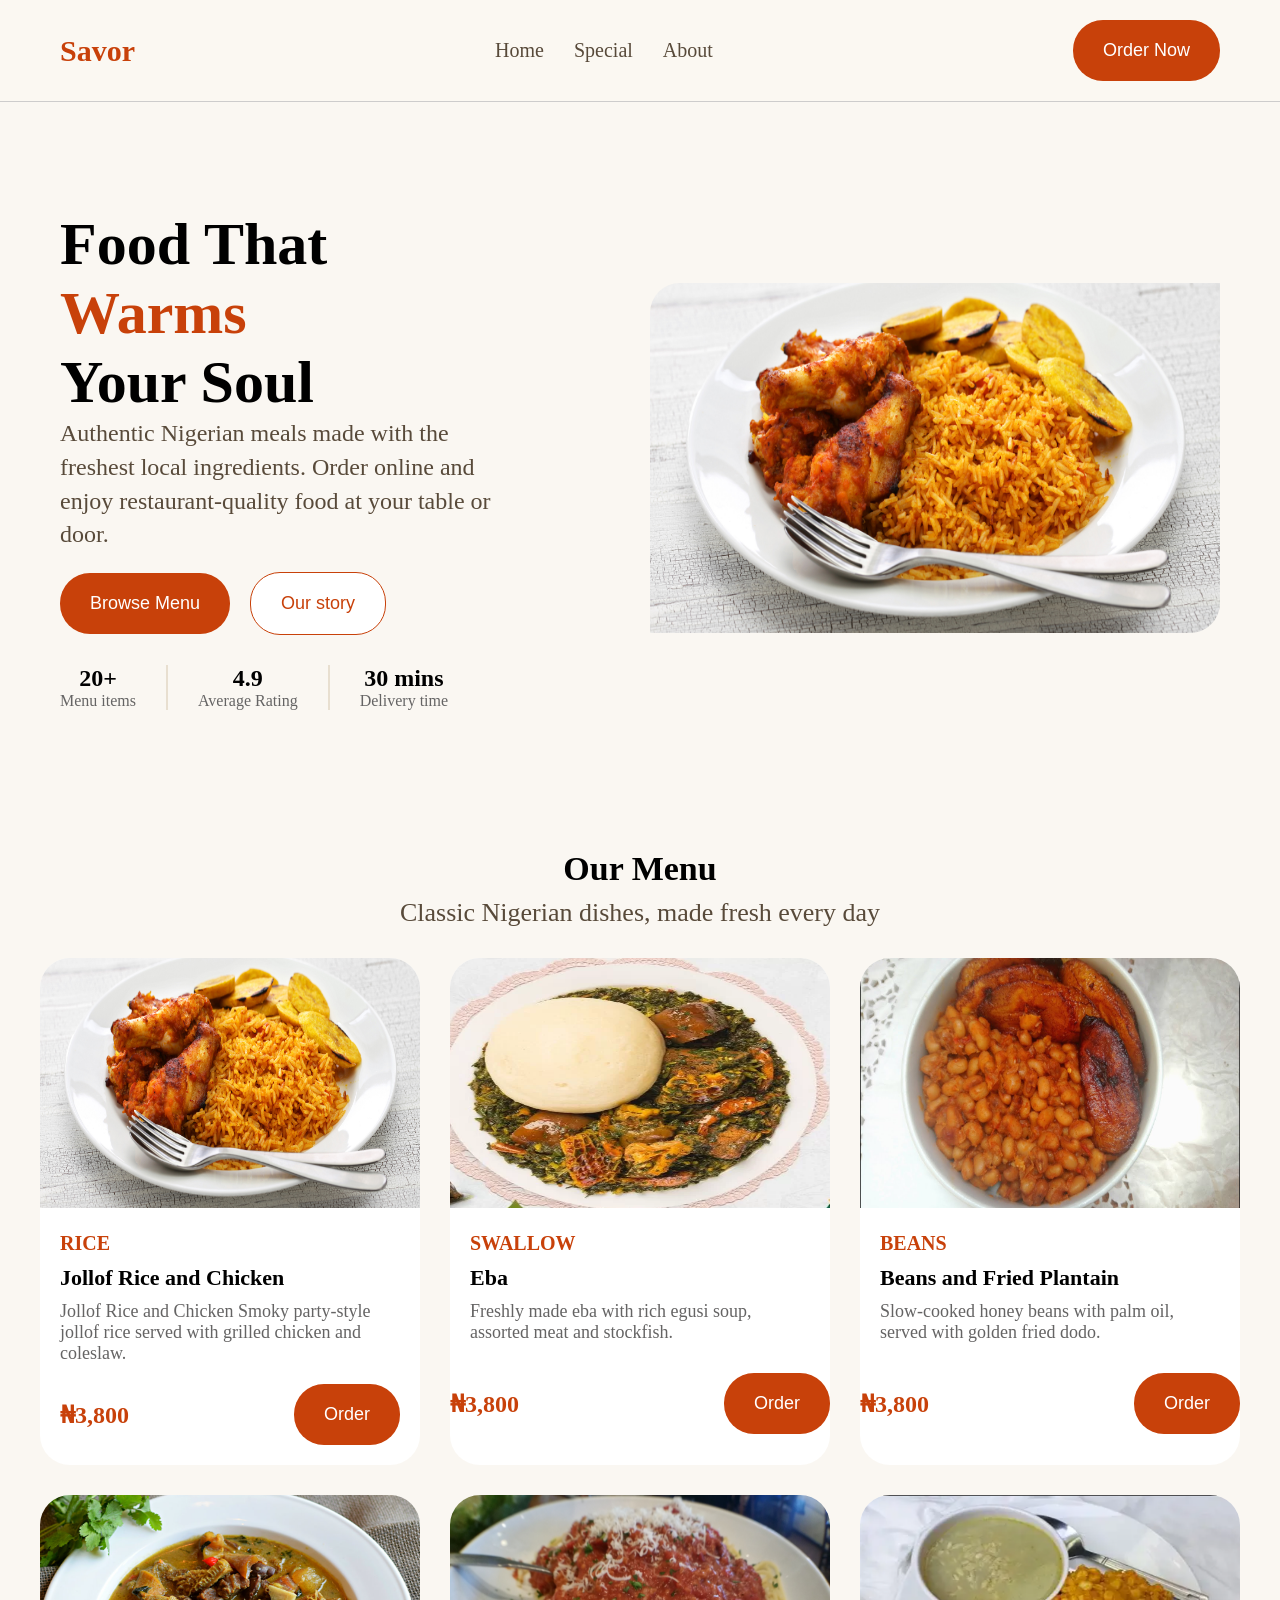
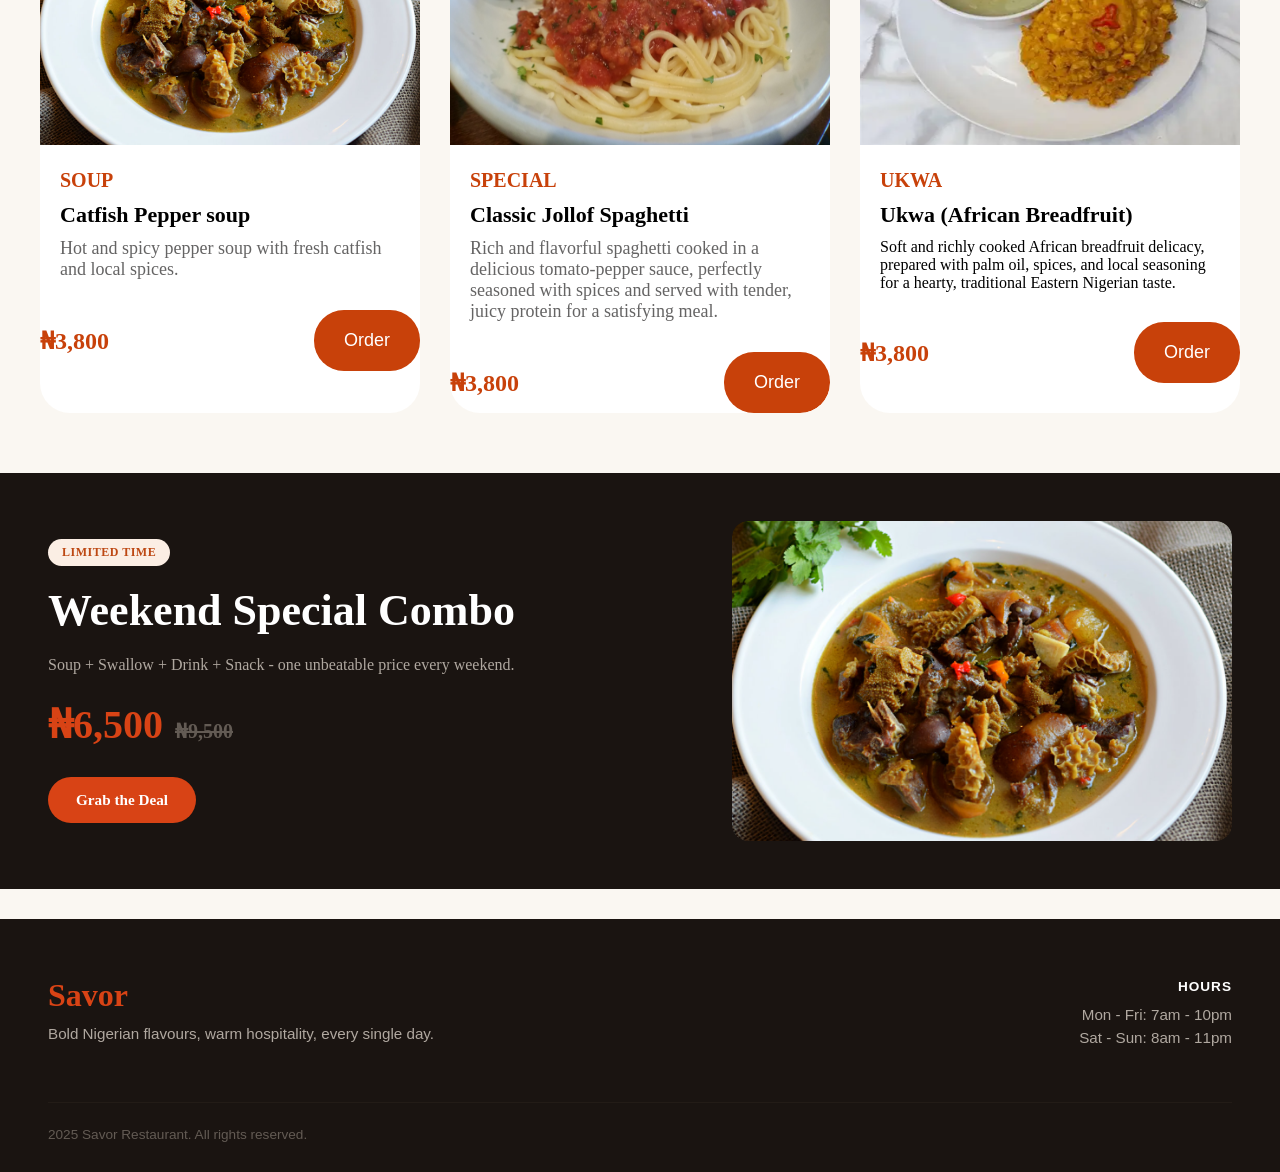
<file: index.html>
<!doctype html>
<html lang="en">
  <head>
    <meta charset="UTF-8" />
    <meta name="viewport" content="width=device-width, initial-scale=1.0" />
    <title>Savor</title>
    <link rel="shortcut icon" href="" type="" />
    <link rel="stylesheet" href="styles.css" />
  </head>
  <body>
    <header>
      <section class="header-section">
        <div>
          <h1 class="logo">Savor</h1>
        </div>
        <nav class="navs">
          <ul class="nav-lists">
            <li><a href="#mymenu" class="nav-list">Home</a></li>
            <li><a href="#mymenu" class="nav-list">Special</a></li>
            <li><a href="#mymenu" class="nav-list">About</a></li>
          </ul>
        </nav>
        <div class="btns">
          <button class="order-btn">Order Now</button>
          <label for="menu" class="menu-btn">
            <svg
              xmlns="http://www.w3.org/2000/svg"
              height="50px"
              viewBox="0 -960 960 960"
              width="50px"
              fill="#584a3a"
            >
              <path
                d="M120-240v-80h720v80H120Zm0-200v-80h720v80H120Zm0-200v-80h720v80H120Z"
              />
            </svg>
          </label>
        </div>
      </section>

      <input type="checkbox" id="menu" class="check-menu" />
      <nav class="mobile-nav">
        <ul class="mobile-nav-lists">
          <li><a href="" class="nav-list">Home</a></li>
          <li><a href="" class="nav-list">Special</a></li>
          <li><a href="" class="nav-list">About</a></li>
        </ul>
        <button class="mobile-order-btn">Order Now</button>
      </nav>
    </header>
  
  <section class="hero">
    <div class="hero-section">
      <div class="hero-text">
        <h1 class="intro-text">Food That <span class="colored-text">Warms</span> Your Soul</h1>
        <p>
          Authentic Nigerian meals made with the freshest local ingredients.
          Order online and enjoy restaurant-quality food at your table or door.
        </p>
        <div class="hero-btns">
          <button class="browse-btn"> Browse Menu</button>
          <button class="story-btn"> Our story</button>
        </div>


        <div class="analytics">
          <div>
            <h1>20+</h1>
            <p>Menu items</p>
          </div>
          <span class="divider"></span>
          <div>
            <h1>4.9</h1>
            <p>Average Rating</p>
          </div>
            <span class="divider"></span>
          <div>
            <h1>30 mins</h1>
            <p>Delivery time</p>
          </div>
        </div>
      </div>

      <div class="image-parent">
        <img class="hero-image" src="./image/rice.jpg" alt="rice" >
      </div>
  </section>

  <section class="menu-section" id="mymenu">
    <div class="menu">
      <div class="menu-intro-text">
        <h1>Our Menu</h1>
        <p>Classic Nigerian dishes, made fresh every day</p>
      </div>

      <div class="menu-display">
        <div class="main-menu">
          <div class="menu-image-container">
            <img src="/image/rice (1).jpg" alt="Rice Image" class="menu-image" >
          </div>

          
          <div  class="menu-details">
            <h1 class="food-name">Rice</h1>
            <p class="food-cat">Jollof Rice and Chicken</p>
            <p class="food-desc">
              Jollof Rice and Chicken
              Smoky party-style jollof rice served with grilled chicken and coleslaw.
            </p>
          
            <div class="menu-other-details">
              <h2 class="food-price">₦3,800</h2>
              <button class="btn-order">Order</button>
            </div>
           </div>
        </div>

        <div class="main-menu">
          <div class="menu-image-container">
            <img src="/image/eba.png" alt="eba Image" class="menu-image" >
          </div>

          <div class="menu-details">
            <h1 class="food-name">Swallow</h1>
             <p class="food-cat">Eba</p>
            <p class="food-desc">
              Freshly made eba with rich egusi soup, assorted meat and stockfish.
            </p>
          </div>
          <div class="menu-other-details">
            <h2 class="food-price">₦3,800</h2>
            <button class="btn-order">Order</button>
          </div>
        </div>

        <div class="main-menu">
          <div class="menu-image-container">
            <img src="/image/beans.jpg" alt="beans Image" class="menu-image" >
          </div>
          <div class="menu-details">
            <h1 class="food-name">Beans</h1>
            <p class="food-cat">Beans and Fried Plantain</p>
            <p class="food-desc">
              Slow-cooked honey beans with palm oil, served with golden fried dodo.
            </p>
          </div>
          <div class="menu-other-details">
            <h2 class="food-price">₦3,800</h2>
            <button class="btn-order">Order</button>
          </div>
        </div>

        <div class="main-menu">
          <div class="menu-image-container">
          <img src="/image/soup (1).png" alt="soup Image" class="menu-image" >
          </div>
          <div class="menu-details">
            <h1 class="food-name">Soup</h1>
            <p class="food-cat">Catfish Pepper soup</p>
            <p class="food-desc">
              Hot and spicy pepper soup with fresh catfish and local spices.
            </p>
          </div>
          <div class="menu-other-details">
            <h2 class="food-price">₦3,800</h2>
            <button class="btn-order">Order</button>
          </div>
        </div>

         <div class="main-menu">
          <div class="menu-image-container">
          <img src="/image/spaghetti.jpg" alt="spaghetti Image" class="menu-image" >
          </div>
          <div class="menu-details">
            <h1 class="food-name">Special</h1>
            <p class="food-cat">Classic Jollof Spaghetti</p>
            <p class="food-desc">
              Rich and flavorful spaghetti cooked in a delicious tomato-pepper sauce, perfectly seasoned with spices and served with tender, juicy protein for a satisfying meal.
            </p>
          </div>
          <div class="menu-other-details">
            <h2 class="food-price">₦3,800</h2>
            <button class="btn-order">Order</button>
          </div>
        </div>

         <div class="main-menu">
          <div class="menu-image-container">
          <img src="/image/ukwa.png" alt="ukwa Image" class="menu-image" >
          </div>

          <div class="menu-details">
            <h1 class="food-name">Ukwa</h1>
            <p class="food-cat">Ukwa (African Breadfruit)</p>
            <p>
              Soft and richly cooked African breadfruit delicacy, prepared with palm oil, spices, and local seasoning for a hearty, traditional Eastern Nigerian taste.
            </p>
          </div>
          <div class="menu-other-details">
            <h2 class="food-price">₦3,800</h2>
            <button class="btn-order">Order</button>
          </div>
        </div>
      </div>

    </div>
  </section>

  <section class="combo-card">
  <div class="combo-content">
    <span class="badge">Limited Time</span>
    <h2 class="title">Weekend Special Combo</h2>
    <p class="description">
      Soup + Swallow + Drink + Snack - one unbeatable price every weekend.
    </p>
    <div class="price-container">
      <span class="current-price">₦6,500</span>
      <span class="original-price">₦9,500</span>
    </div>
    <a href="" class="cta-button">Grab the Deal</a>
  </div>
  
  <div class="combo-image-container">
    <img 
      src="/image/soup.png" 
      alt="Weekend Special Combo Meal" 
      class="combo-image"
    />
  </div>
</section>


<footer class="site-footer">
  <div class="footer-top">
    <div class="footer-brand">
      <h3 class="footer-logo">Savor</h3>
      <p class="footer-tagline">Bold Nigerian flavours, warm hospitality, every single day.</p>
    </div>
    
    <div class="footer-hours">
      <h4 class="hours-title">HOURS</h4>
      <p class="hours-text">Mon - Fri: 7am - 10pm</p>
      <p class="hours-text">Sat - Sun: 8am - 11pm</p>
    </div>
  </div>
  
  <div class="footer-bottom">
    <p class="copyright"> 2025 Savor Restaurant. All rights reserved.</p>
  </div>
</footer>
  </body>
</html>
</file>
<file: styles.css>
/* #faf7f2  */
* {
  padding: 0;
  margin: 0;
  box-sizing: border-box;
}

body {
  background-color: #faf7f2;
}

header {
  position: fixed;
  top: 0;
  right: 0;
  left: 0;
  border-bottom: 1px solid #cdcccc;
  background-color: #fbf8f2;
  z-index: 10;
}

.header-section {
  padding: 20px;
  display: flex;
  justify-content: space-between;
  align-items: center;
  max-width: 1200px;
  margin: 0 auto;
}

.logo {
  color: #c8410a;
  font-size: 30px;
  font-weight: 600;
}

li {
  list-style-type: none;
}

.nav-lists {
  display: flex;
  align-items: center;
  gap: 30px;
}

.nav-list {
  color: #584a3a;
  text-decoration: none;
  font-size: 20px;
  font-weight: 500;
}

.nav-list:hover {
  color: #c8410a;
}

.btns {
  display: flex;
  gap: 30px;
  align-items: center;
}

.order-btn,
.mobile-order-btn,
.browse-btn {
  background-color: #c8410a;
  padding: 20px 30px;
  border-radius: 30px;
  border: none;
  font-size: 18px;
  color: white;
  cursor: pointer;
}

/* .order-btn:hover, .mobile-order-btn:hover{
    background-color: #c8410a;
} */

.menu-btn {
  border: none;
  cursor: pointer;
  background-color: transparent;
  display: none;
}

.mobile-nav {
  display: none;
  padding: 0 20px;
  padding-bottom: 20px;
}

.mobile-nav-lists {
  display: flex;
  flex-direction: column;
  gap: 30px;
}

.check-menu {
  display: none;
}

.check-menu:checked ~ .mobile-nav {
  display: block;
}

.hero-section {
  display: flex;
  align-items: center;
  justify-content: space-between;
  gap: 20px;
  max-width: 1200px;
  margin: 0 auto;
  margin-top: 100px;
  min-height: 80vh;
  padding: 20px;
}

.hero-text {
  flex: 1;
}
.image-parent {
  flex: 1;
}

.analytics {
  display: flex;
  /* align-items: center; */
  gap: 30px;
  margin-top: 30px;
  text-align: center;
}

.analytics p {
  color: #656464;
}

.divider {
  width: 2px;
  background-color: #e8dfd0;
}

.intro-text {
  color: black;
  font-size: 60px;
  font-weight: 600;
  width: 50%;
}

.colored-text {
  color: #c8410a;
}

.btn-order {
  background-color: #c8410a;
  padding: 20px 30px;
  border-radius: 30px;
  border: none;
  font-size: 18px;
  color: white;
  cursor: pointer;
}

.intro-text + p {
  color: #584a3a;
  font-size: 24px;
  width: 80%;
  line-height: 1.4;
}

.hero-btns {
  margin-top: 20px;
  display: flex;
  align-items: center;
  gap: 20px;
}

.story-btn {
  background-color: white;
  border: 1px solid #c8410a;
  padding: 20px 30px;
  border-radius: 30px;
  font-size: 18px;
  color: #c8410a;
  cursor: pointer;
}

.hero-image {
  width: 100%;
  height: 350px;
  border-top-left-radius: 30px;
  border-bottom-right-radius: 30px;
}

.menu-section {
  padding: 30px 20px;
}

.menu {
  max-width: 1200px;
  margin: 0 auto;
}

.menu-intro-text {
  display: flex;
  flex-direction: column;
  align-items: center;
  justify-content: center;
  gap: 10px;
  margin-bottom: 30px;
}

.menu-intro-text > h1 {
  font-size: 34px;
  font-weight: 600;
}

.menu-image {
  width: 100%;
  height: 250px;
  transition: all 0.5s ease;
}

.menu-image-container {
  overflow: hidden;
}

.menu-image:hover {
  transform: scale(1.2);
}

.menu-intro-text > p {
  font-size: 26px;
  color: #584a3a;
  text-align: center;
}

.menu-display {
  display: grid;
  grid-template-columns: 1fr 1fr 1fr;
  gap: 30px;
}

.main-menu {
  border-radius: 30px;
  background-color: white;
  overflow: hidden;
}

.menu-details {
  padding: 20px;
  display: flex;
  flex-direction: column;
  gap: 10px;
}

.food-name {
  font-size: 20px;
  color: #c8410a;
  text-transform: uppercase;
}

.food-cat {
  font-size: 22px;
  font-weight: 600;
}

.food-desc {
  font-size: 18px;
  color: #656464;
}

.food-price {
  color: #c8410a;
}
.menu-other-details {
  display: flex;
  justify-content: space-between;
  align-items: center;
  margin-top: 10px;
}

.combo-card {
  margin-top: 1000px;
  background-color: #1a1411;
  padding: 48px;
  display: flex;
  align-items: center;
  justify-content: space-between;
  gap: 30px;

  margin: 30px auto;
  box-sizing: border-box;
}

.combo-content {
  flex: 1;
  display: flex;
  flex-direction: column;
  align-items: flex-start;
}

.badge {
  background-color: #fbeee4;
  color: #bd4813;
  font-size: 0.75rem;
  font-weight: 700;
  padding: 6px 14px;
  border-radius: 20px;
  text-transform: uppercase;
  letter-spacing: 0.5px;
  margin-bottom: 20px;
}

.title {
  font-family: "Playfair Display", serif;
  font-size: 2.75rem;
  font-weight: 700;
  margin: 0 0 16px 0;
  color: #ffffff;
  line-height: 1.15;
}

.description {
  color: #b0a8a0;
  font-size: 1rem;
  line-height: 1.5;
  margin: 0 0 28px 0;
}

.price-container {
  display: flex;
  align-items: baseline;
  gap: 12px;
  margin-bottom: 32px;
}

.current-price {
  color: #d84315;
  font-size: 2.5rem;
  font-weight: 800;
  line-height: 1;
}

.original-price {
  color: #635b54;
  font-size: 1.25rem;
  text-decoration: line-through;
  font-weight: 600;
}

.cta-button {
  background-color: #d84315;
  color: #ffffff;
  text-decoration: none;
  font-size: 0.95rem;
  font-weight: 600;
  padding: 14px 28px;
  border-radius: 30px;
  display: inline-block;
}

.cta-button:hover {
  background-color: #bf360c;
}

.combo-image-container {
  flex: 1;
  max-width: 500px;
  border-radius: 16px;
  overflow: hidden;
  display: flex;
}

.combo-image {
  width: 100%;
  height: 320px;
  object-fit: cover;
  border-radius: 16px;
  display: block;
}

.site-footer {
  background-color: #1a1411;
  color: #b0a8a0;
  font-family: "Inter", sans-serif;
  padding: 60px 48px 30px 48px;
  margin: 30px auto;
  margin-bottom: 0;
  box-sizing: border-box;
}

.footer-top {
  display: flex;
  justify-content: space-between;
  align-items: flex-start;
  gap: 40px;
  margin-bottom: 50px;
}

.footer-brand {
  max-width: 400px;
}

.footer-logo {
  font-family: "Playfair Display", serif;
  color: #d84315;
  font-size: 2rem;
  font-weight: 700;
  margin: 0 0 12px 0;
  line-height: 1;
}

.footer-tagline {
  margin: 0;
  font-size: 0.95rem;
  line-height: 1.5;
  color: #b0a8a0;
}

.footer-hours {
  text-align: right;
}

.hours-title {
  color: #ffffff;
  font-size: 0.85rem;
  font-weight: 700;
  letter-spacing: 1px;
  margin: 0 0 12px 0;
}

.hours-text {
  margin: 0 0 6px 0;
  font-size: 0.95rem;
  color: #b0a8a0;
}

.footer-bottom {
  border-top: 1px solid #231c17;
  padding-top: 24px;
}

.copyright {
  margin: 0;
  font-size: 0.85rem;
  color: #635b54;
}

@media screen and (max-width: 1024px) {
  .menu-btn {
    display: block;
  }

  .navs {
    display: none;
  }

  .order-btn {
    display: none;
  }

  .hero-section {
    flex-direction: column;
  }

  .intro-text {
    width: 100%;
  }

  .intro-text + p {
    width: 100%;
  }

  .combo-card {
    flex-direction: column-reverse;
    padding: 32px 24px;
  }

  .combo-image-container {
    max-width: 100%;
    width: 100%;
  }

  .title {
    font-size: 2rem;
  }

  .current-price {
    font-size: 2rem;
  }

  .site-footer {
    padding: 40px 24px 20px 24px;
  }

  .footer-top {
    flex-direction: column;
    gap: 30px;
  }

  .footer-hours {
    text-align: left;
  }

  .menu-display {
    grid-template-columns: 1fr;
  }
}
</file>
